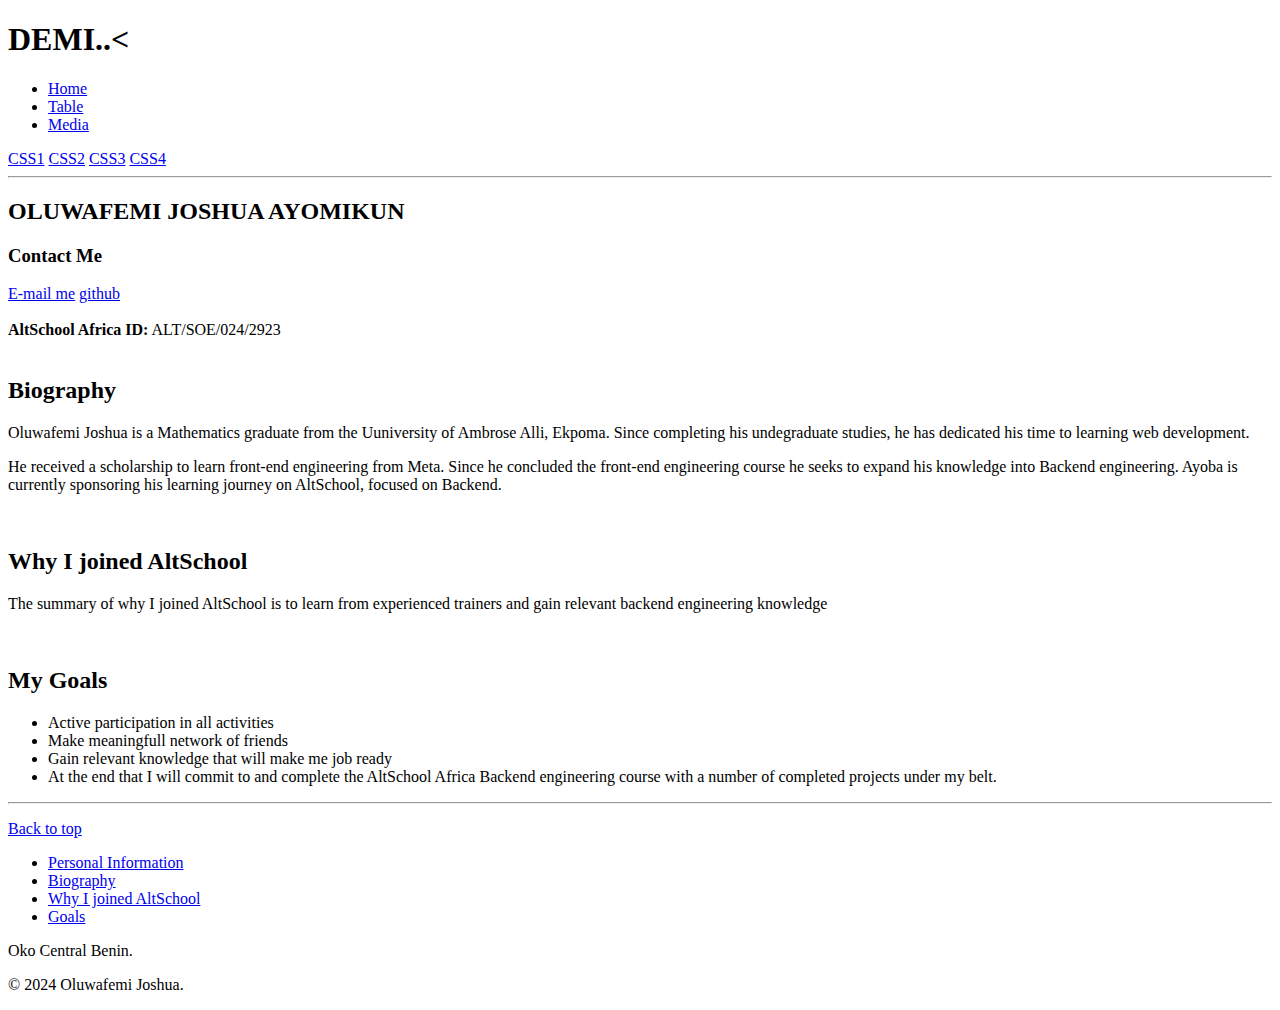
<file: index.html>
<!DOCTYPE html>
<html lang="en">
  <head>
    <meta charset="UTF-8" />
    <meta name="viewport" content="width=device-width, initial-scale=1.0" />
    <title>My Profile</title>
  </head>
  <body>
    <header id="header">
      <h1 class="logo">DEMI..<</h1>
      <nav>
        <ul>
          <li><a href="/index.html">Home</a></li>
          <li><a href="/table.html">Table</a></li>
          <li><a href="/media.html">Media</a></li>
        </ul>
        <div style="display: inline">
          <a href="/css_assignment/css1/css1.html">CSS1</a>
          <a href="/css_assignment/css2/hackleberry.html">CSS2</a>
          <a href="/css_assignment/css3/css3.html">CSS3</a>
          <a href="/css_assignment/css4/css4.html">CSS4</a>
        </div>
      </nav>
    </header>
    <hr />
    <section id="personal-info">
      <h2><b>OLUWAFEMI JOSHUA AYOMIKUN</b></h2>

      <section id="contact">
        <h3>Contact Me</h3>
        <a href="mailto:oluwafemidemi47@gmail.com">E-mail me</a>

        <a href="http://demiladeore.github.com">github</a>
      </section>
      <br />

      <section id="school-id">
        <b>AltSchool Africa ID:</b> ALT/SOE/024/2923
      </section>
    </section>
    <br />
    <section id="biography">
      <h2>Biography</h2>
      <p>
        Oluwafemi Joshua is a Mathematics graduate from the Uuniversity of
        Ambrose Alli, Ekpoma. Since completing his undegraduate studies, he has
        dedicated his time to learning web development.
      </p>
      <p>
        He received a scholarship to learn front-end engineering from Meta.
        Since he concluded the front-end engineering course he seeks to expand
        his knowledge into Backend engineering. Ayoba is currently sponsoring
        his learning journey on AltSchool, focused on Backend.
      </p>
    </section>
    <br />
    <section id="sop">
      <h2>Why I joined AltSchool</h2>
      <p>
        The summary of why I joined AltSchool is to learn from experienced
        trainers and gain relevant backend engineering knowledge
      </p>
    </section>
    <br />
    <section id="goals">
      <h2>My Goals</h2>
      <ul>
        <li>Active participation in all activities</li>
        <li>Make meaningfull network of friends</li>
        <li>Gain relevant knowledge that will make me job ready</li>
        <li>
          At the end that I will commit to and complete the AltSchool Africa
          Backend engineering course with a number of completed projects under
          my belt.
        </li>
      </ul>
    </section>
  </body>
  <hr />
  <footer>
    <div>
      <p><a href="#header">Back to top</a></p>
    </div>
    <ul>
      <li><a href="#personal-info">Personal Information</a></li>
      <li><a href="#biography">Biography</a></li>
      <li><a href="#sop">Why I joined AltSchool</a></li>
      <li><a href="#goals">Goals</a></li>
    </ul>
    <p>Oko Central Benin.</p>
    <p>&copy; 2024 Oluwafemi Joshua.</p>
  </footer>
</html>
</file>
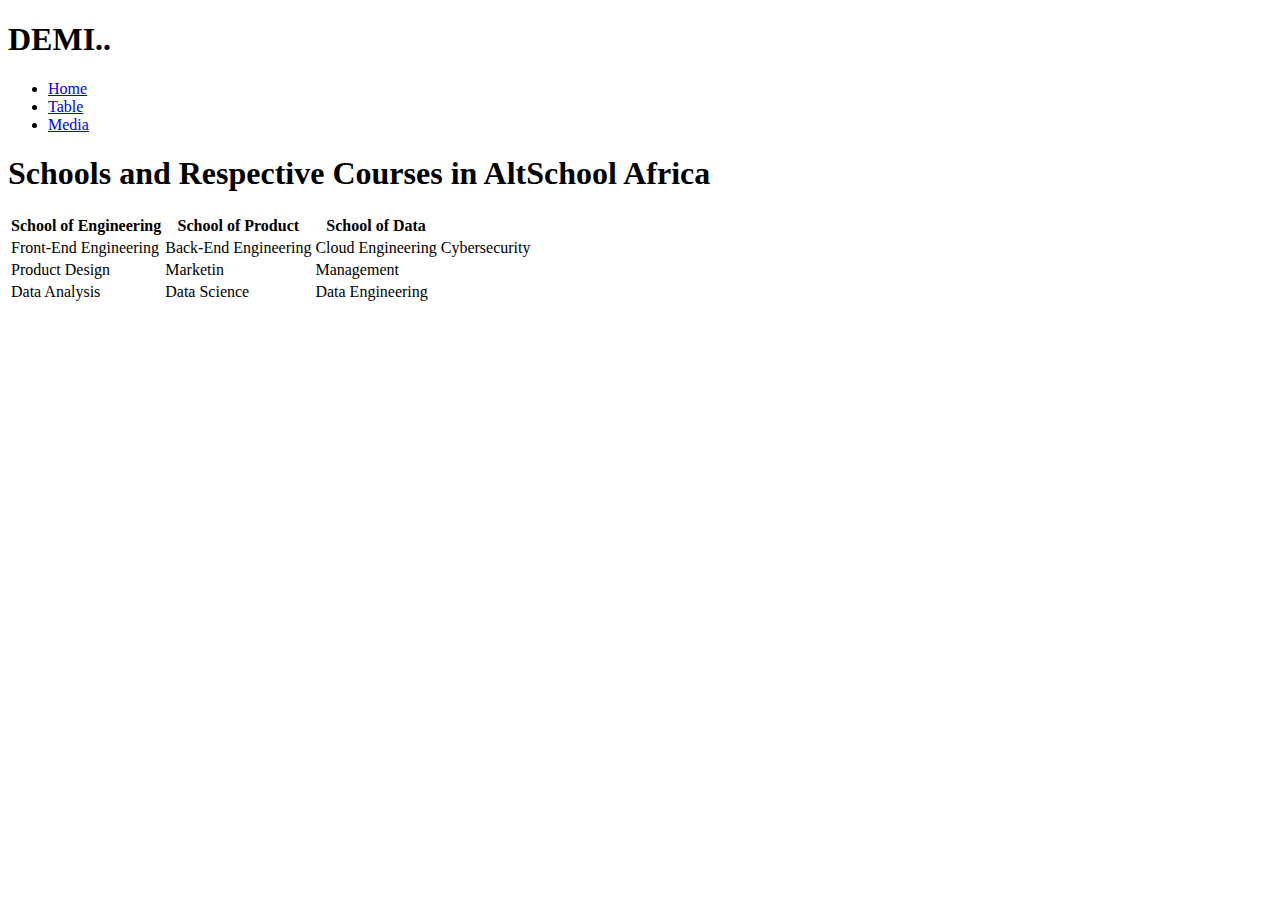
<file: table.html>
<!DOCTYPE html>
<html lang="en">
  <head>
    <meta charset="UTF-8" />
    <meta name="viewport" content="width=device-width, initial-scale=1.0" />
    <title>Document</title>
  </head>
  <body>
    <header>
      <h1 class="logo">DEMI..</h1>
      <nav>
        <ul>
          <li><a href="/index.html">Home</a></li>
          <li><a href="/table.html">Table</a></li>
          <li><a href="/media.html">Media</a></li>
        </ul>
      </nav>
    </header>
    <h1>Schools and Respective Courses in AltSchool Africa</h1>
    <table>
      <tr>
        <th>School of Engineering</th>
        <th>School of Product</th>
        <th>School of Data</th>
      </tr>
      <tr>
        <td>Front-End Engineering</td>
        <td>Back-End Engineering</td>
        <td>Cloud Engineering</td>
        <td>Cybersecurity</td>
      </tr>
      <tr>
        <td>Product Design</td>
        <td>Marketin</td>
        <td>Management</td>
      </tr>
      <tr>
        <td>Data Analysis</td>
        <td>Data Science</td>
        <td>Data Engineering</td>
      </tr>
    </table>
  </body>
</html>
</file>
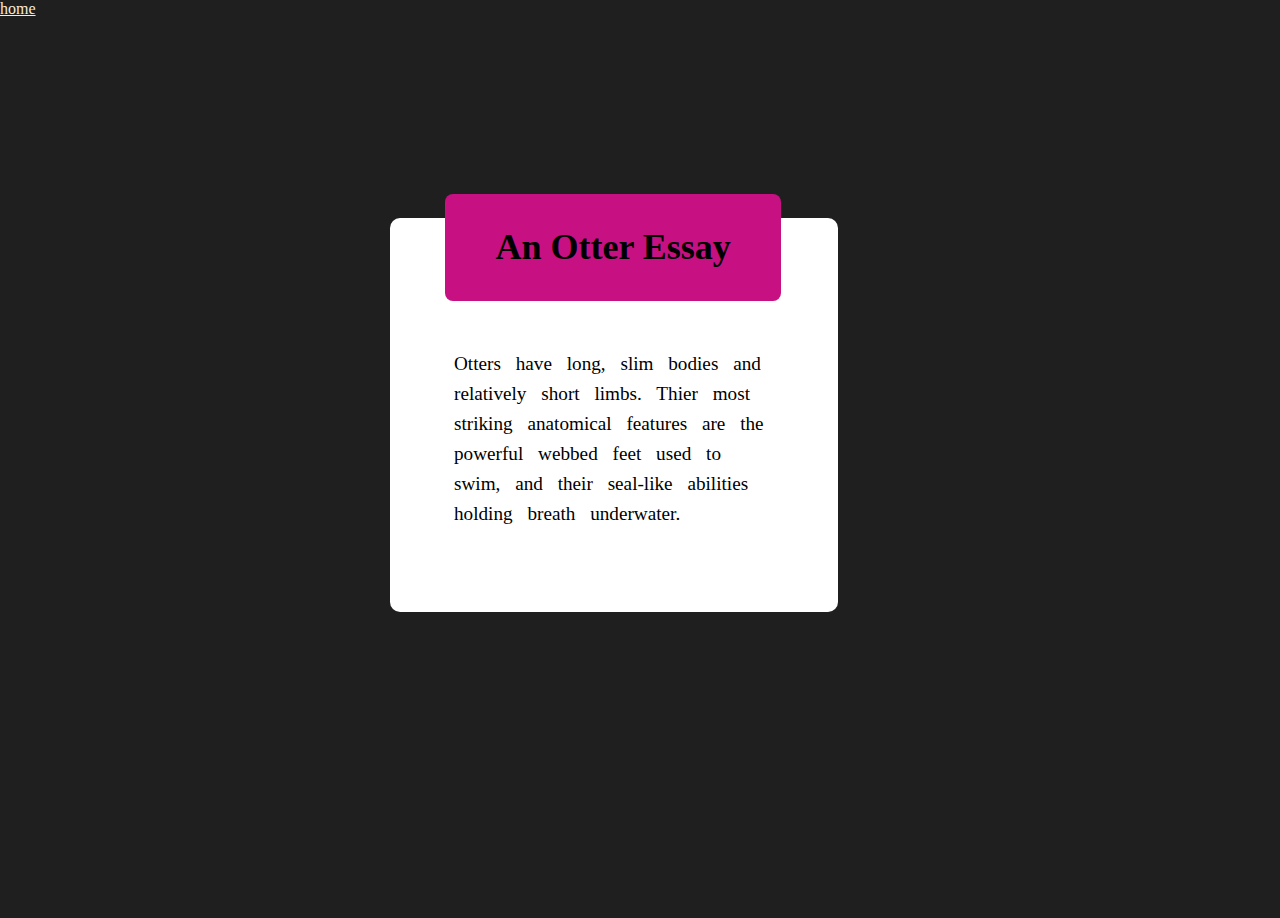
<file: css_assignment/css1/css1.html>
<!DOCTYPE html>
<html lang="en">
  <head>
    <meta charset="UTF-8" />
    <meta name="viewport" content="width=device-width, initial-scale=1.0" />
    <link rel="stylesheet" href="/css_assignment/css1/css1.css" />
    <title>CSS 1</title>
  </head>
  <body>
    <nav>
      <a href="../../index.html">home</a>
    </nav>
    <div class="container">
      <div class="flexed-item">
        <div class="main">
          <div class="title"><h2>An Otter Essay</h2></div>
          <div class="about">
            <p>
              Otters have long, slim bodies and relatively short limbs. Thier
              most striking anatomical features are the powerful webbed feet
              used to swim, and their seal-like abilities holding breath
              underwater.
            </p>
          </div>
        </div>
      </div>
    </div>
  </body>
</html>
</file>
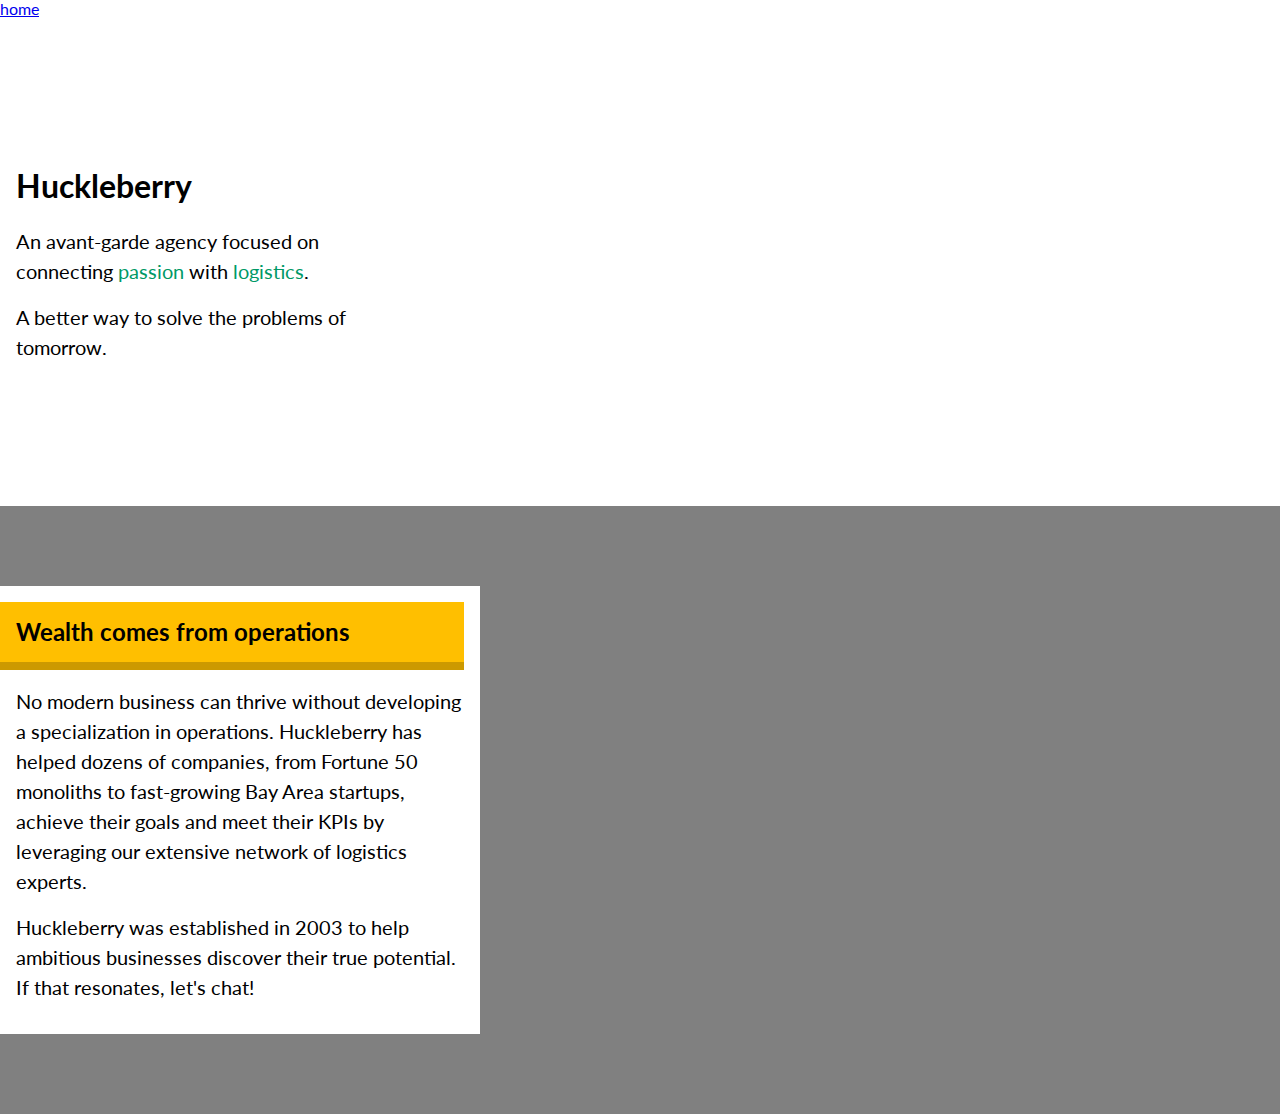
<file: css_assignment/css2/hackleberry.html>
<!DOCTYPE html>
<html lang="en">
  <head>
    <meta charset="UTF-8" />
    <meta name="viewport" content="width=device-width, initial-scale=1.0" />
    <title>Hackleberry</title>
    <link rel="preconnect" href="https://fonts.googleapis.com" />
    <link rel="preconnect" href="https://fonts.gstatic.com" crossorigin />
    <link
      href="https://fonts.googleapis.com/css2?family=Inter:wght@100..900&family=Lato:ital,wght@0,100;0,300;0,400;0,700;0,900;1,100;1,300;1,400;1,700;1,900&display=swap"
      rel="stylesheet"
    />
    <link rel="stylesheet" href="css2.css" />
  </head>
  <body>
    <nav>
      <a href="../../index.html">home</a>
    </nav>
    <section class="container first">
      <div class="top">
        <h1>Huckleberry</h1>
        <p>
          An avant-garde agency focused on connecting
          <span class="green">passion</span> with
          <span class="green">logistics</span>.
        </p>
        <p>A better way to solve the problems of tomorrow.</p>
      </div>
    </section>
    <section class="grey">
      <div class="container">
        <div class="second">
          <h3 class="heading-yellow">Wealth comes from operations</h3>
          <p>
            No modern business can thrive without developing a specialization in
            operations. Huckleberry has helped dozens of companies, from Fortune
            50 monoliths to fast-growing Bay Area startups, achieve their goals
            and meet their KPIs by leveraging our extensive network of logistics
            experts.
          </p>
          <p>
            Huckleberry was established in 2003 to help ambitious businesses
            discover their true potential. If that resonates, let's chat!
          </p>
        </div>
      </div>
    </section>
  </body>
</html>
</file>
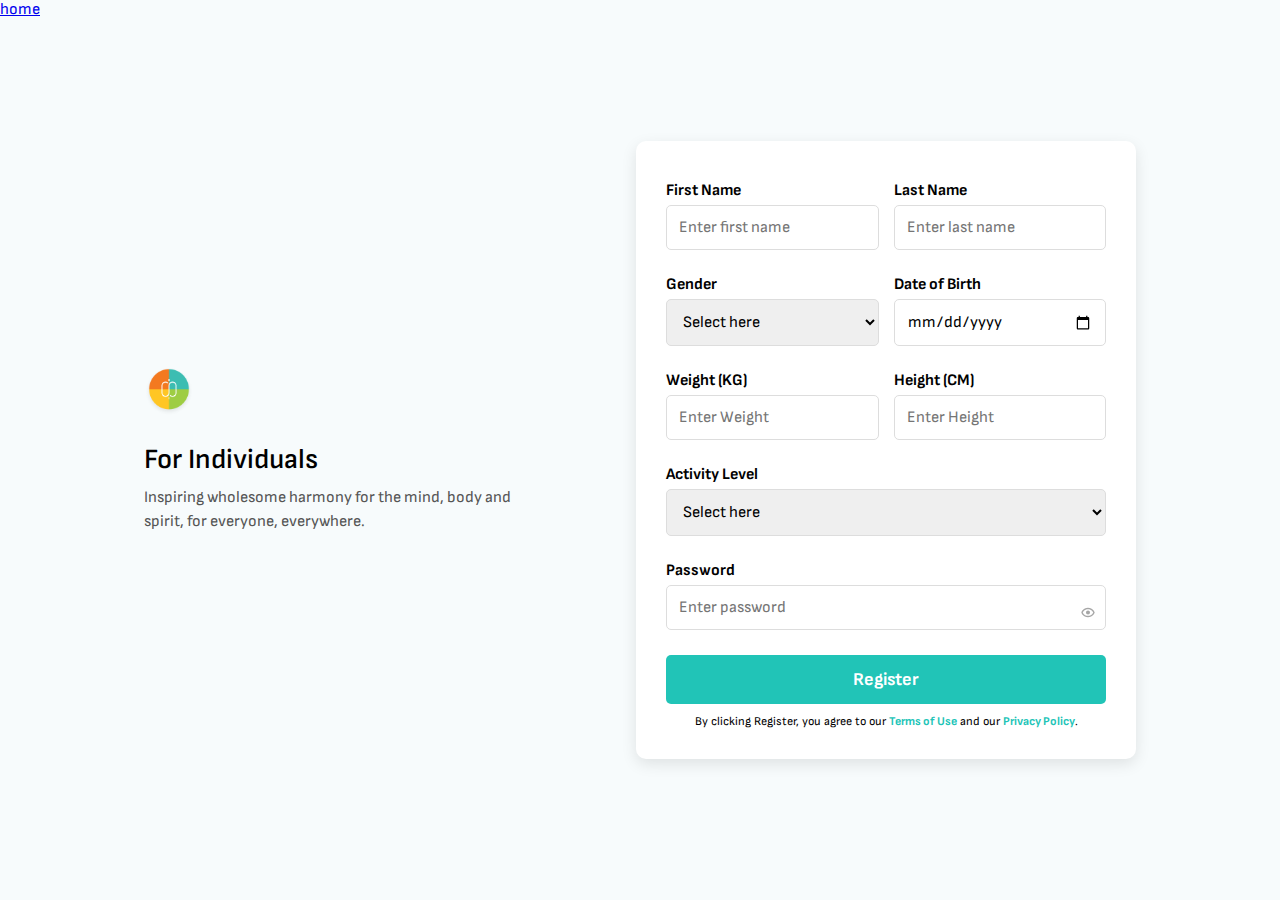
<file: css_assignment/css3/css3.html>
<!DOCTYPE html>
<html lang="en">
  <head>
    <meta charset="UTF-8" />
    <meta name="viewport" content="width=device-width, initial-scale=1.0" />
    <title>Wellness Registration</title>
    <link rel="stylesheet" href="css3.css" />
    <style>
      @import url("https://fonts.googleapis.com/css2?family=Sofia+Sans:wght@300;400;600&display=swap");
    </style>
  </head>
  <body>
    <nav style="position: absolute; top: 0; left: 0">
      <a href="../../index.html">home</a>
    </nav>
    <section class="container">
      <div class="header-content">
        <img src="../../media/images/Logo.png" alt="logo" class="logo" />
        <h2>For Individuals</h2>
        <p class="description">
          Inspiring wholesome harmony for the mind, body and spirit, for
          everyone, everywhere.
        </p>
      </div>

      <div class="form-container">
        <form class="form">
          <div class="form-group">
            <div>
              <label for="firstname">First Name</label>
              <input
                type="text"
                name="firstname"
                id="firstname"
                placeholder="Enter first name"
              />
            </div>
            <div>
              <label for="lastname">Last Name</label>
              <input
                type="text"
                name="lastname"
                id="lastname"
                placeholder="Enter last name"
              />
            </div>
          </div>

          <div class="form-group">
            <div>
              <label for="gender">Gender</label>
              <select name="gender" id="gender">
                <option disabled selected>Select here</option>
                <option value="male">Male</option>
                <option value="female">Female</option>
              </select>
            </div>
            <div>
              <label for="dob">Date of Birth</label>
              <input type="date" name="dob" id="dob" />
            </div>
          </div>

          <div class="form-group">
            <div>
              <label for="weight">Weight (KG)</label>
              <input
                type="number"
                name="weight"
                id="weight"
                placeholder="Enter Weight"
              />
            </div>
            <div>
              <label for="height">Height (CM)</label>
              <input
                type="number"
                name="height"
                id="height"
                placeholder="Enter Height"
              />
            </div>
          </div>

          <label for="level">Activity Level</label>
          <select name="level" id="level">
            <option disabled selected>Select here</option>
            <option value="low">Low</option>
            <option value="moderate">Moderate</option>
            <option value="high">High</option>
          </select>

          <label for="password">Password</label>
          <div class="password-container">
            <input
              type="password"
              name="password"
              id="password"
              placeholder="Enter password"
            />
            <span class="password-toggle"
              ><img src="../../media/images/show.svg" alt=""
            /></span>
          </div>

          <button type="submit" class="register-btn">Register</button>

          <p class="terms">
            By clicking Register, you agree to our
            <a href="#">Terms of Use</a> and our <a href="#">Privacy Policy</a>.
          </p>
        </form>
      </div>
    </section>
  </body>
</html>
</file>
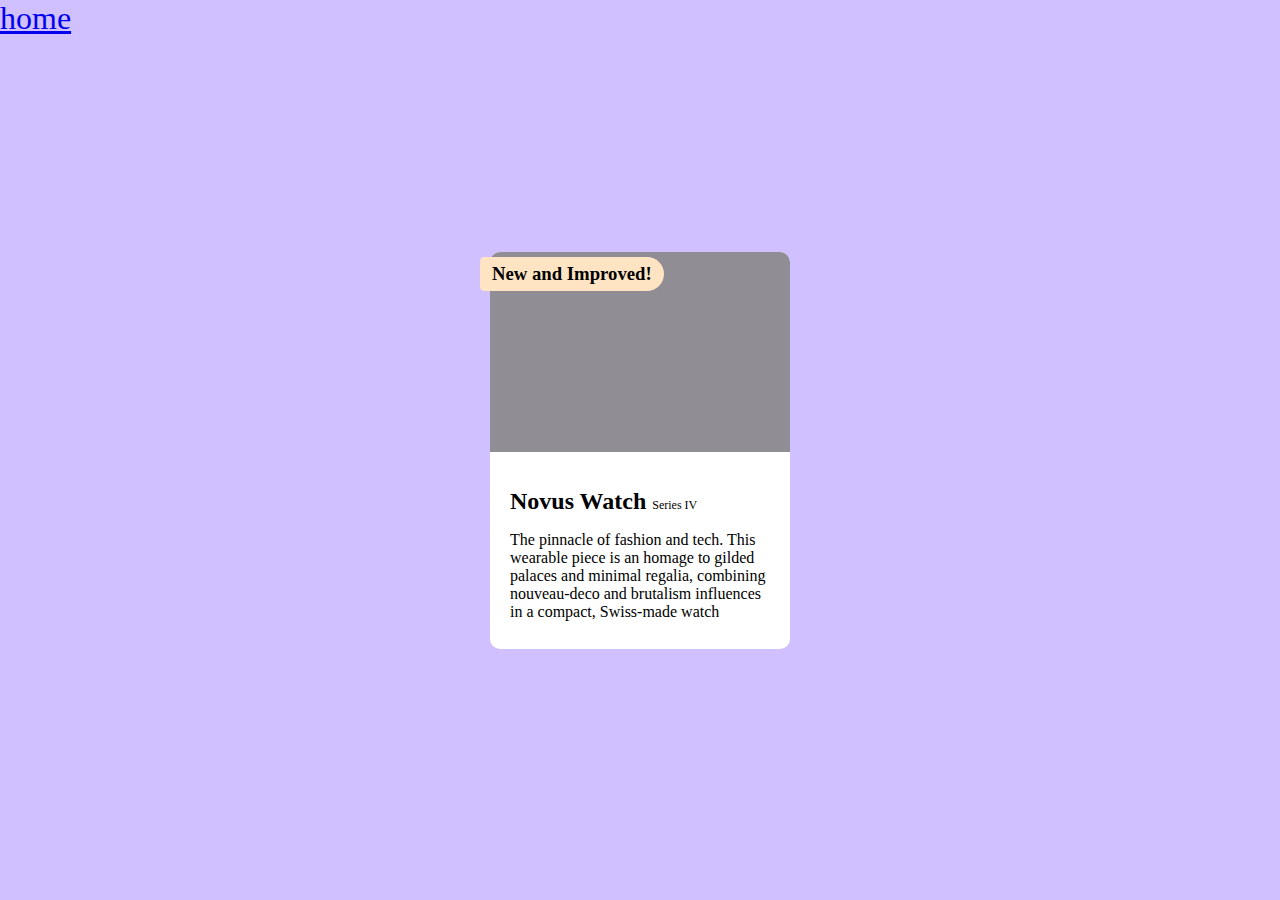
<file: css_assignment/css4/css4.html>
<!DOCTYPE html>
<html lang="en">
  <head>
    <meta charset="UTF-8" />
    <meta name="viewport" content="width=device-width, initial-scale=1.0" />
    <title>Novus Watch</title>
    <link rel="stylesheet" href="css4.css" />
  </head>
  <body>
    <nav>
      <a href="../../index.html">home</a>
    </nav>
    <section>
      <h3>New and Improved!</h3>
      <div class="display-picture"></div>
      <div class="product-description">
        <h2>Novus Watch <span>Series IV</span></h2>
        <p>
          The pinnacle of fashion and tech. This wearable piece is an homage to
          gilded palaces and minimal regalia, combining nouveau-deco and
          brutalism influences in a compact, Swiss-made watch
        </p>
      </div>
    </section>
  </body>
</html>
</file>
<file: css_assignment/css1/css1.css>
:root {
  box-sizing: border-box;
  font-family: "Lucida Sans", "Lucida Sans Regular", "Lucida Grande",
    "Lucida Sans Unicode", Geneva, Verdana, sans-serif;
}
body {
  font-family: Cambria, Cochin, Georgia, Times, "Times New Roman", serif;
  margin: 0;
  padding: 0;
  box-sizing: border-box;
  background-color: rgb(32, 31, 31);
}
a {
  color: antiquewhite;
}
nav {
  color: aliceblue;
}
.container {
  margin: 0 auto;
  max-width: 720px;
  display: flex;
  height: 100vh;
  justify-content: center;
  align-items: center;
}
.main {
  width: 500px;
  height: 500px;
  /* border: 2px solid green; */
  position: relative;
}
.title {
  position: absolute;
  top: -1em;
  left: 2.3em;
  background-color: rgb(199, 16, 129);
  width: 14em;
  font-size: 1.5em;
  text-align: center;
  padding: 0.1em 0;
  border-radius: 8px;
}
.about {
  /* position: absolute; */
  background-color: white;
  padding: 7em 4em 4em 4em;
  width: 20em;
  border-radius: 10px;
}
p {
  word-spacing: 10px;
  line-height: 30px;
  font-size: 1.2em;
}
</file>
<file: css_assignment/css3/css3.css>
* {
  margin: 0;
  padding: 0;
  box-sizing: border-box;
  font-family: "Sofia Sans", sans-serif;
}

body {
  background-color: #f7fbfc;
  display: flex;
  justify-content: center;
  align-items: center;
  height: 100vh;
  padding: 20px;
}

.container {
  display: grid;
  grid-template-columns: 1fr 1fr;
  width: 80%;
  max-width: 1100px;
  align-items: center;
  gap: 50px;
}

.header-content {
  max-width: 400px;
}

.logo {
  width: 50px;
  margin-bottom: 20px;
}

h2 {
  font-size: 28px;
  font-weight: 600;
  margin-bottom: 10px;
}

.description {
  font-size: 16px;
  color: #555;
  line-height: 1.5;
}

.form-container {
  background-color: white;
  padding: 30px;
  border-radius: 10px;
  box-shadow: 0px 5px 15px rgba(0, 0, 0, 0.1);
  width: 500px;
}

label {
  font-weight: bold;
  display: block;
  margin: 10px 0 5px;
}

input,
select {
  width: 100%;
  padding: 12px;
  margin-bottom: 15px;
  border: 1px solid #ddd;
  border-radius: 5px;
  font-size: 16px;
}

input:focus,
select:focus {
  border-color: #56c4cf;
  outline: none;
  box-shadow: 0px 0px 5px rgba(86, 196, 207, 0.5);
}

.form-group {
  display: flex;
  gap: 15px;
}

.form-group div {
  flex: 1;
}

.password-container {
  position: relative;
}

.password-container input {
  padding-right: 40px;
}

.password-toggle {
  position: absolute;
  right: 10px;
  top: 50%;
  transform: translateY(-50%);
  cursor: pointer;
  font-size: 18px;
  color: #aaa;
}

.password-toggle:hover {
  color: #333;
}

.register-btn {
  width: 100%;
  padding: 14px;
  background-color: #21c4b7;
  color: white;
  font-size: 18px;
  font-weight: bold;
  border: none;
  border-radius: 5px;
  cursor: pointer;
  margin-top: 10px;
}

.register-btn:hover {
  background-color: #1aa89f;
}

.terms {
  font-size: 12px;
  text-align: center;
  margin-top: 10px;
}

.terms a {
  color: #21c4b7;
  text-decoration: none;
  font-weight: bold;
}

.terms a:hover {
  text-decoration: underline;
}

@media (max-width: 1024px) {
  .container {
    grid-template-columns: 1fr;
    text-align: center;
  }

  .header-content {
    text-align: center;
    margin-bottom: 30px;
  }

  .form-container {
    width: 100%;
    max-width: 450px;
    margin: 0 auto;
  }
}

@media (max-width: 600px) {
  .container {
    grid-template-columns: 1fr;
    gap: 20px;
    justify-items: start;
  }

  .header-content {
    text-align: center;
  }

  .form-container {
    width: 100%;
    padding: 20px;
  }

  .form-group {
    flex-direction: column;
  }

  .register-btn {
    padding: 12px;
    font-size: 16px;
  }
}
</file>
<file: css_assignment/css4/css4.css>
* {
  margin: 0;
  padding: 0;
  box-sizing: border-box;
}
body {
  display: flex;
  width: 100vw;
  height: 100vh;
  justify-content: center;
  align-items: center;
  background-color: rgb(209, 192, 255);
  position: relative;
}
nav {
  position: absolute;
  top: 0;
  left: 0;
  font-size: 32px;
}
section {
  position: relative;
  width: 300px;
  /* padding: 20px; */
  background-color: white;
  border-radius: 10px;
}
h3 {
  padding: 6px 12px;
  background-color: bisque;
  position: absolute;
  border-radius: 5px 20px 20px 5px;
  top: 5px;
  left: -10px;
}
.display-picture {
  height: 200px;
  width: 300px;
  background-color: rgb(144, 142, 148);
  border-radius: 10px 10px 0 0;
}
.product-description {
  padding: 20px 20px;
}
span {
  font-size: 12px;
  font-weight: 400;
}
h2 {
  margin: 1rem 0;
}
p {
  margin: 0.5rem 0;
}
</file>
<file: css_assignment/css2/css2.css>
/*! normalize.css v8.0.1 | MIT License | github.com/necolas/normalize.css */

/* Document
   ========================================================================== */

/**
 * 1. Correct the line height in all browsers.
 * 2. Prevent adjustments of font size after orientation changes in iOS.
 */

html {
  line-height: 1.15; /* 1 */
  -webkit-text-size-adjust: 100%; /* 2 */
}

/* Sections
     ========================================================================== */

/**
   * Remove the margin in all browsers.
   */

body {
  margin: 0;
}

/**
   * Render the `main` element consistently in IE.
   */

main {
  display: block;
}

/**
   * Correct the font size and margin on `h1` elements within `section` and
   * `article` contexts in Chrome, Firefox, and Safari.
   */

h1 {
  font-size: 2em;
  margin: 0.67em 0;
}

/* Grouping content
     ========================================================================== */

/**
   * 1. Add the correct box sizing in Firefox.
   * 2. Show the overflow in Edge and IE.
   */

hr {
  box-sizing: content-box; /* 1 */
  height: 0; /* 1 */
  overflow: visible; /* 2 */
}

/**
   * 1. Correct the inheritance and scaling of font size in all browsers.
   * 2. Correct the odd `em` font sizing in all browsers.
   */

pre {
  font-family: monospace, monospace; /* 1 */
  font-size: 1em; /* 2 */
}

/* Text-level semantics
     ========================================================================== */

/**
   * Remove the gray background on active links in IE 10.
   */

a {
  background-color: transparent;
}

/**
   * 1. Remove the bottom border in Chrome 57-
   * 2. Add the correct text decoration in Chrome, Edge, IE, Opera, and Safari.
   */

abbr[title] {
  border-bottom: none; /* 1 */
  text-decoration: underline; /* 2 */
  text-decoration: underline dotted; /* 2 */
}

/**
   * Add the correct font weight in Chrome, Edge, and Safari.
   */

b,
strong {
  font-weight: bolder;
}

/**
   * 1. Correct the inheritance and scaling of font size in all browsers.
   * 2. Correct the odd `em` font sizing in all browsers.
   */

code,
kbd,
samp {
  font-family: monospace, monospace; /* 1 */
  font-size: 1em; /* 2 */
}

/**
   * Add the correct font size in all browsers.
   */

small {
  font-size: 80%;
}

/**
   * Prevent `sub` and `sup` elements from affecting the line height in
   * all browsers.
   */

sub,
sup {
  font-size: 75%;
  line-height: 0;
  position: relative;
  vertical-align: baseline;
}

sub {
  bottom: -0.25em;
}

sup {
  top: -0.5em;
}

/* Embedded content
     ========================================================================== */

/**
   * Remove the border on images inside links in IE 10.
   */

img {
  border-style: none;
}

/* Forms
     ========================================================================== */

/**
   * 1. Change the font styles in all browsers.
   * 2. Remove the margin in Firefox and Safari.
   */

button,
input,
optgroup,
select,
textarea {
  font-family: inherit; /* 1 */
  font-size: 100%; /* 1 */
  line-height: 1.15; /* 1 */
  margin: 0; /* 2 */
}

/**
   * Show the overflow in IE.
   * 1. Show the overflow in Edge.
   */

button,
input {
  /* 1 */
  overflow: visible;
}

/**
   * Remove the inheritance of text transform in Edge, Firefox, and IE.
   * 1. Remove the inheritance of text transform in Firefox.
   */

button,
select {
  /* 1 */
  text-transform: none;
}

/**
   * Correct the inability to style clickable types in iOS and Safari.
   */

button,
[type="button"],
[type="reset"],
[type="submit"] {
  -webkit-appearance: button;
}

/**
   * Remove the inner border and padding in Firefox.
   */

button::-moz-focus-inner,
[type="button"]::-moz-focus-inner,
[type="reset"]::-moz-focus-inner,
[type="submit"]::-moz-focus-inner {
  border-style: none;
  padding: 0;
}

/**
   * Restore the focus styles unset by the previous rule.
   */

button:-moz-focusring,
[type="button"]:-moz-focusring,
[type="reset"]:-moz-focusring,
[type="submit"]:-moz-focusring {
  outline: 1px dotted ButtonText;
}

/**
   * Correct the padding in Firefox.
   */

fieldset {
  padding: 0.35em 0.75em 0.625em;
}

/**
   * 1. Correct the text wrapping in Edge and IE.
   * 2. Correct the color inheritance from `fieldset` elements in IE.
   * 3. Remove the padding so developers are not caught out when they zero out
   *    `fieldset` elements in all browsers.
   */

legend {
  box-sizing: border-box; /* 1 */
  color: inherit; /* 2 */
  display: table; /* 1 */
  max-width: 100%; /* 1 */
  padding: 0; /* 3 */
  white-space: normal; /* 1 */
}

/**
   * Add the correct vertical alignment in Chrome, Firefox, and Opera.
   */

progress {
  vertical-align: baseline;
}

/**
   * Remove the default vertical scrollbar in IE 10+.
   */

textarea {
  overflow: auto;
}

/**
   * 1. Add the correct box sizing in IE 10.
   * 2. Remove the padding in IE 10.
   */

[type="checkbox"],
[type="radio"] {
  box-sizing: border-box; /* 1 */
  padding: 0; /* 2 */
}

/**
   * Correct the cursor style of increment and decrement buttons in Chrome.
   */

[type="number"]::-webkit-inner-spin-button,
[type="number"]::-webkit-outer-spin-button {
  height: auto;
}

/**
   * 1. Correct the odd appearance in Chrome and Safari.
   * 2. Correct the outline style in Safari.
   */

[type="search"] {
  -webkit-appearance: textfield; /* 1 */
  outline-offset: -2px; /* 2 */
}

/**
   * Remove the inner padding in Chrome and Safari on macOS.
   */

[type="search"]::-webkit-search-decoration {
  -webkit-appearance: none;
}

/**
   * 1. Correct the inability to style clickable types in iOS and Safari.
   * 2. Change font properties to `inherit` in Safari.
   */

::-webkit-file-upload-button {
  -webkit-appearance: button; /* 1 */
  font: inherit; /* 2 */
}

/* Interactive
     ========================================================================== */

/*
   * Add the correct display in Edge, IE 10+, and Firefox.
   */

details {
  display: block;
}

/*
   * Add the correct display in all browsers.
   */

summary {
  display: list-item;
}

/* Misc
     ========================================================================== */

/**
   * Add the correct display in IE 10+.
   */

template {
  display: none;
}

/**
   * Add the correct display in IE 10.
   */

[hidden] {
  display: none;
}

*,
*::after,
*::before {
  margin: 0;
  padding: 0;
  box-sizing: inherit;
}

html {
  font-family: "Lato", serif;
  box-sizing: border-box;
  scroll-behavior: smooth;
}
.container {
  margin: 0 auto;
  padding: ;
  width: 100%;
  max-width: 80rem;
}
.first {
  margin-top: 7rem;
  margin-bottom: 7rem;
  padding: 1rem;
}
.top {
  max-width: 25rem;
}
h1 {
  font-size: 32px;
  font-weight: 800px;
}
p {
  margin: 1rem 0;
  font-size: 20px;
  line-height: 30px;
}
span {
  color: #009966;
}
.grey {
  background-color: gray;
  padding: 5rem 0;
}
.second {
  position: relative;
  max-width: 30rem;
  background-color: white;
  padding: 1rem;
}
.heading-yellow {
  /* position: absolute; */
  margin-left: -1.5rem;
  background-color: #ffbf00;
  padding: 1rem 1.5rem;
  border-bottom: 8px solid #cc9900;
  font-size: 24px;
  font-weight: 800px;
}
</file>
